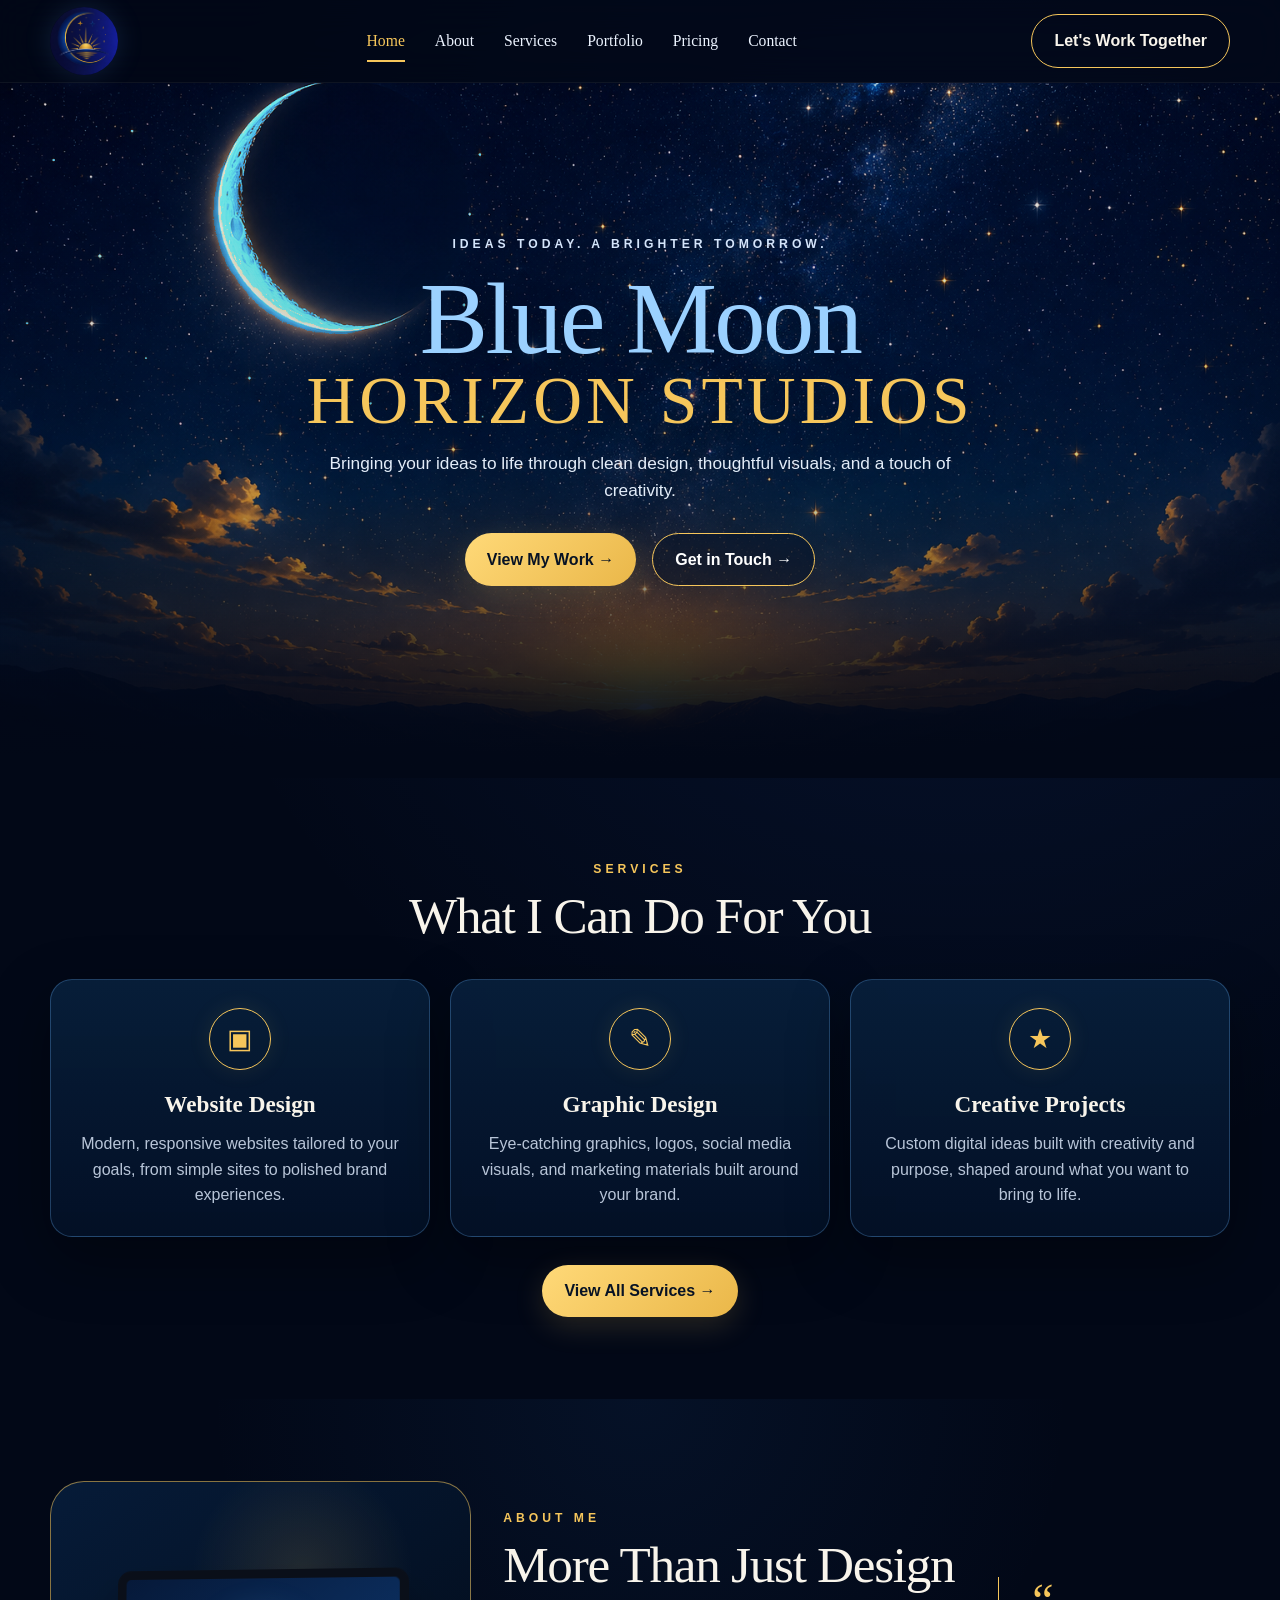
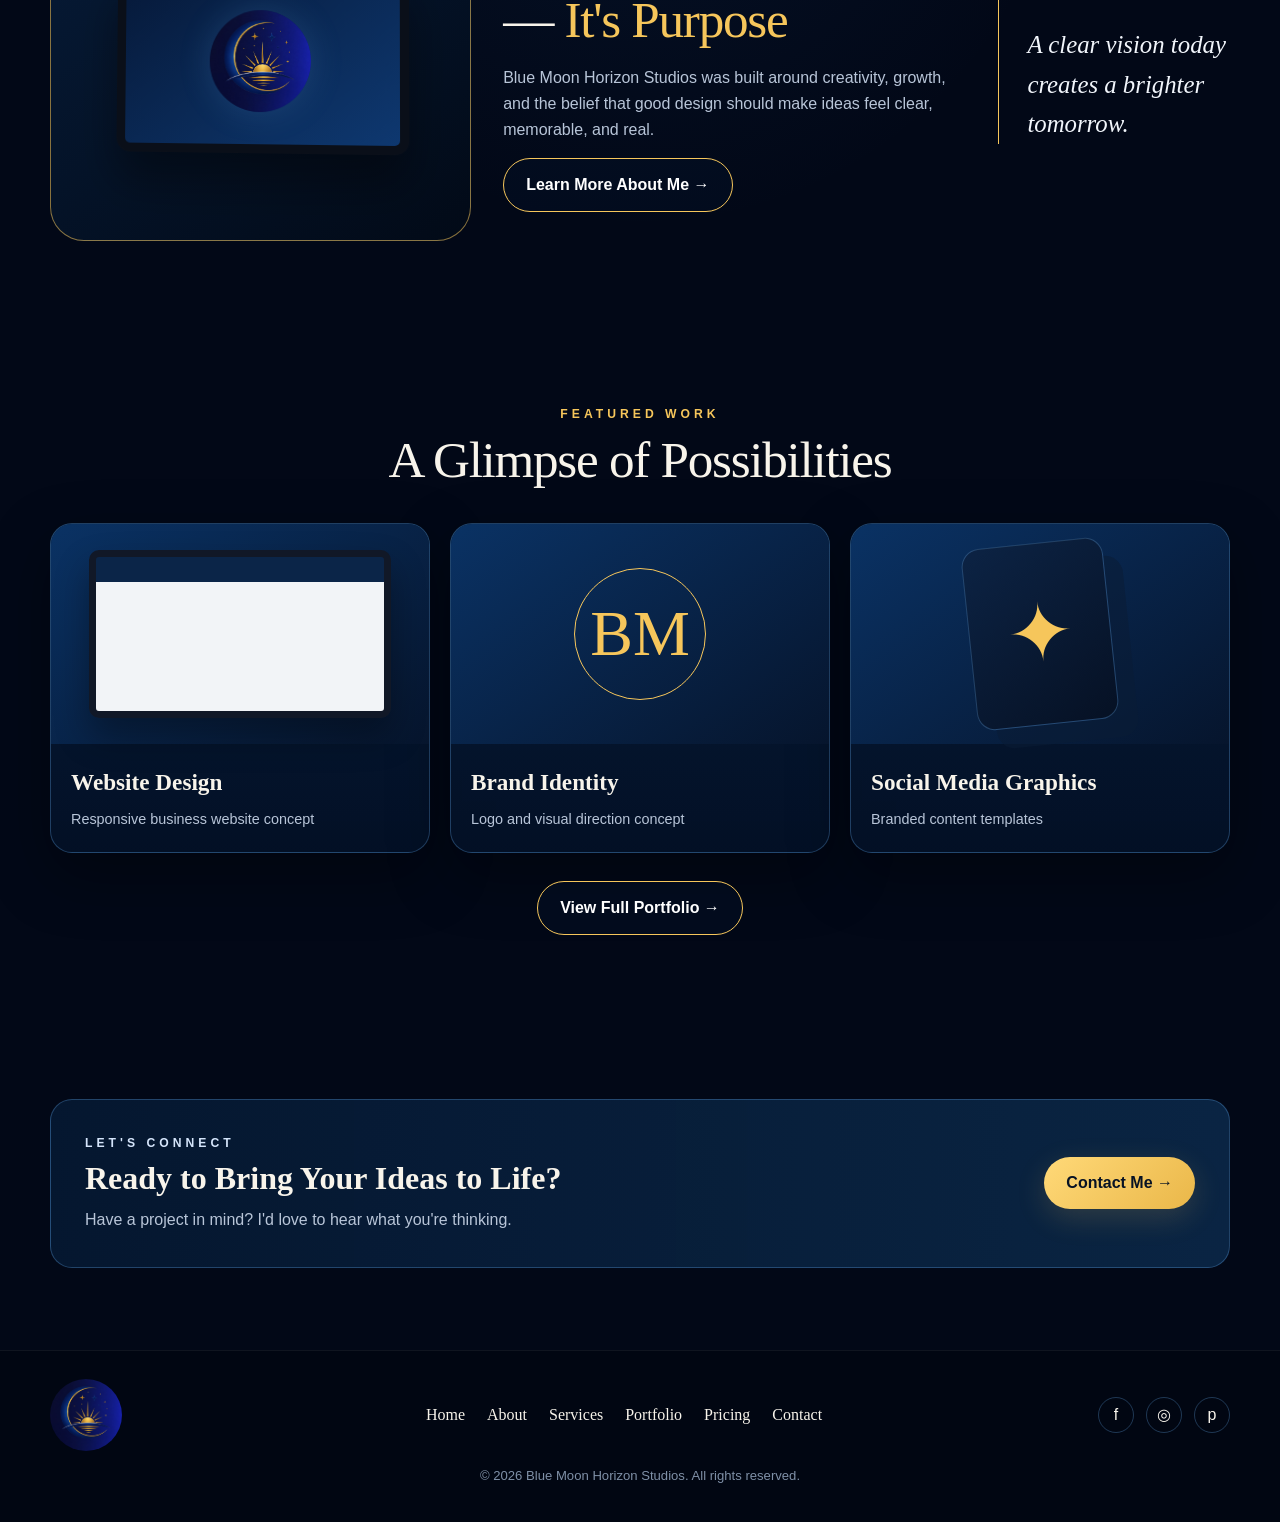
<file: index.html>
<!doctype html><html lang="en"><head><meta charset="utf-8"><meta name="viewport" content="width=device-width,initial-scale=1"><meta name="description" content="Blue Moon Horizon Studios — creative website design, graphic design and digital projects."><title>Blue Moon Horizon Studios</title><link rel="stylesheet" href="styles.css"></head><body><div class="site-shell">
<header class="site-header"><div class="container navbar"><a class="brand-mark" href="index.html" aria-label="Blue Moon Horizon Studios home"><img src="assets/logo.jpg" alt="Blue Moon Horizon Studios logo"></a><nav class="nav-links" aria-label="Main navigation"><a class="active" href="index.html">Home</a><a href="about.html">About</a><a href="services.html">Services</a><a href="portfolio.html">Portfolio</a><a href="pricing.html">Pricing</a><a href="contact.html">Contact</a></nav><a class="cta desktop-cta" href="contact.html">Let's Work Together</a><button class="menu-toggle" aria-expanded="false" aria-label="Open navigation">☰</button></div></header>
<main><section class="hero"><div class="container hero-inner"><div class="eyebrow">Ideas Today. A Brighter Tomorrow.</div><h1><span class="blue">Blue Moon</span><span class="gold">Horizon Studios</span></h1><p>Bringing your ideas to life through clean design, thoughtful visuals, and a touch of creativity.</p><div class="hero-actions"><a class="btn primary" href="portfolio.html">View My Work →</a><a class="btn outline" href="contact.html">Get in Touch →</a></div></div></section>
<section><div class="container"><div class="section-heading reveal"><div class="eyebrow">Services</div><h2 class="section-title">What I Can Do For You</h2></div><div class="cards"><article class="card service-card reveal"><div class="icon-circle">▣</div><h3>Website Design</h3><p>Modern, responsive websites tailored to your goals, from simple sites to polished brand experiences.</p></article><article class="card service-card reveal"><div class="icon-circle">✎</div><h3>Graphic Design</h3><p>Eye-catching graphics, logos, social media visuals, and marketing materials built around your brand.</p></article><article class="card service-card reveal"><div class="icon-circle">★</div><h3>Creative Projects</h3><p>Custom digital ideas built with creativity and purpose, shaped around what you want to bring to life.</p></article></div><div style="text-align:center;margin-top:28px"><a class="btn primary" href="services.html">View All Services →</a></div></div></section>
<section class="dark-section"><div class="container about-grid"><div class="visual-card reveal"><div class="fake-laptop"><img src="assets/logo.jpg" alt="Blue Moon Horizon Studios logo displayed on a laptop mockup"></div></div><div class="about-copy reveal"><div class="eyebrow">About Me</div><h2 class="section-title">More Than Just Design — <span style="color:var(--gold)">It's Purpose</span></h2><p>Blue Moon Horizon Studios was built around creativity, growth, and the belief that good design should make ideas feel clear, memorable, and real.</p><a class="btn outline" href="about.html">Learn More About Me →</a></div><aside class="quote-box reveal"><div class="quote-mark">“</div>A clear vision today creates a brighter tomorrow.</aside></div></section>
<section><div class="container"><div class="section-heading reveal"><div class="eyebrow">Featured Work</div><h2 class="section-title">A Glimpse of Possibilities</h2></div><div class="portfolio-grid"><article class="card work-card reveal"><div class="work-thumb website"></div><div class="work-info"><h3>Website Design</h3><span>Responsive business website concept</span></div></article><article class="card work-card reveal"><div class="work-thumb brand"></div><div class="work-info"><h3>Brand Identity</h3><span>Logo and visual direction concept</span></div></article><article class="card work-card reveal"><div class="work-thumb social"></div><div class="work-info"><h3>Social Media Graphics</h3><span>Branded content templates</span></div></article></div><div style="text-align:center;margin-top:28px"><a class="btn outline" href="portfolio.html">View Full Portfolio →</a></div></div></section>
<section><div class="container"><div class="cta-strip reveal"><div><div class="eyebrow">Let's Connect</div><h2>Ready to Bring Your Ideas to Life?</h2><p>Have a project in mind? I'd love to hear what you're thinking.</p></div><a class="btn primary" href="contact.html">Contact Me →</a></div></div></section></main>
<footer class="site-footer"><div class="container"><div class="footer-grid"><a class="footer-logo" href="index.html"><img src="assets/logo.jpg" alt="Blue Moon Horizon Studios logo"></a><div class="footer-links"><a href="index.html">Home</a><a href="about.html">About</a><a href="services.html">Services</a><a href="portfolio.html">Portfolio</a><a href="pricing.html">Pricing</a><a href="contact.html">Contact</a></div><div class="socials"><a href="#" aria-label="Facebook">f</a><a href="#" aria-label="Instagram">◎</a><a href="#" aria-label="Pinterest">p</a></div></div><div class="copyright">© <span data-year></span> Blue Moon Horizon Studios. All rights reserved.</div></div></footer></div><script src="script.js"></script></body></html>
</file>
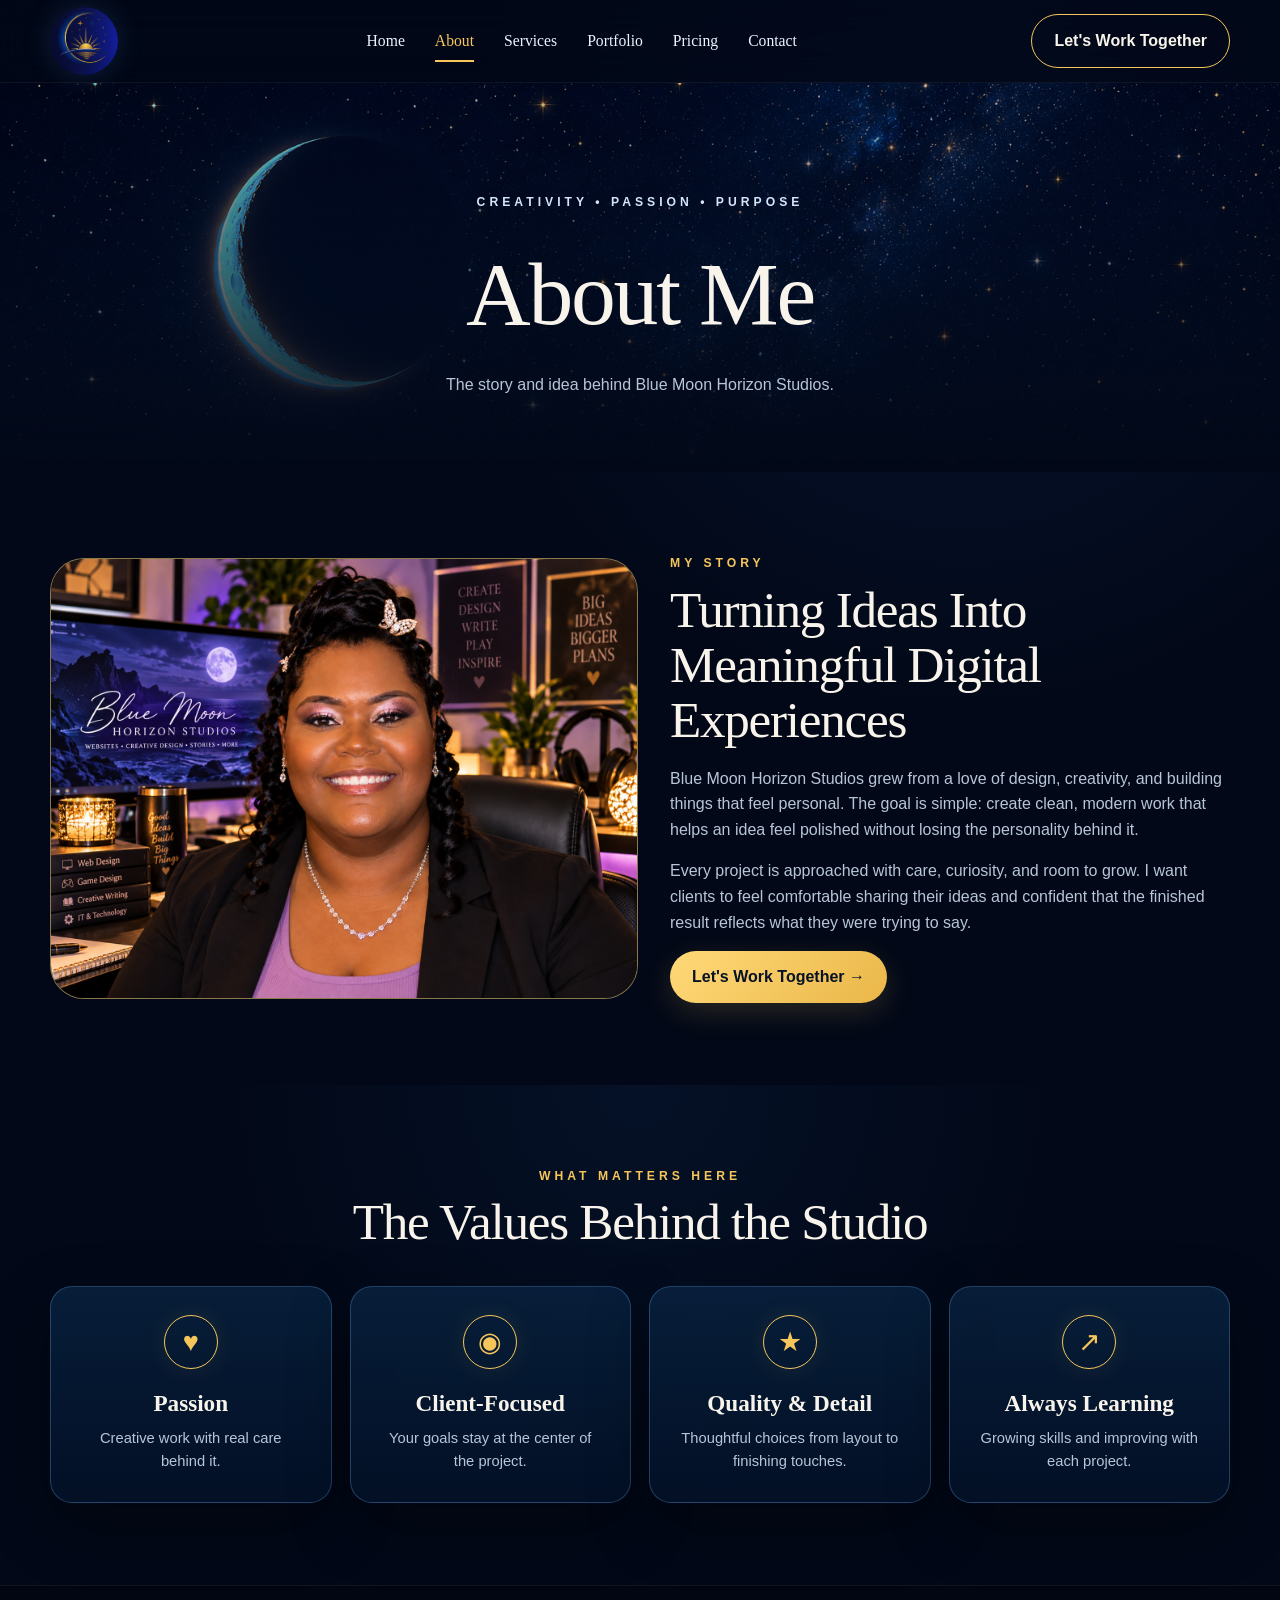
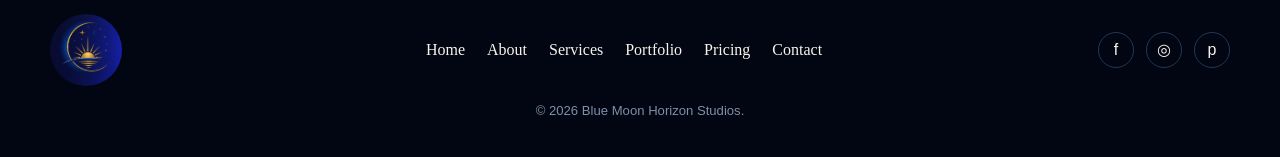
<file: about.html>
<!doctype html>
<html lang="en">

<head>
  <meta charset="utf-8">

  <meta
    name="viewport"
    content="width=device-width, initial-scale=1"
  >

  <title>
    About | Blue Moon Horizon Studios
  </title>

  <link
    rel="stylesheet"
    href="styles.css"
  >
</head>


<body>

  <div class="site-shell">


    <!-- =========================
         HEADER
    ========================== -->

    <header class="site-header">

      <div class="container navbar">


        <!-- LOGO -->
        <a
          class="brand-mark"
          href="index.html"
        >
          <img
            src="assets/logo.jpg"
            alt="Blue Moon Horizon Studios logo"
          >
        </a>


        <!-- NAVIGATION -->
        <nav class="nav-links">

          <a href="index.html">
            Home
          </a>

          <a
            class="active"
            href="about.html"
          >
            About
          </a>

          <a href="services.html">
            Services
          </a>

          <a href="portfolio.html">
            Portfolio
          </a>

          <a href="pricing.html">
            Pricing
          </a>

          <a href="contact.html">
            Contact
          </a>

        </nav>


        <!-- CALL TO ACTION -->
        <a
          class="cta desktop-cta"
          href="contact.html"
        >
          Let's Work Together
        </a>


        <!-- MOBILE MENU BUTTON -->
        <button
          class="menu-toggle"
          aria-expanded="false"
        >
          ☰
        </button>


      </div>

    </header>



    <!-- =========================
         MAIN CONTENT
    ========================== -->

    <main>


      <!-- =========================
           PAGE HERO
      ========================== -->

      <section class="page-hero">

        <div class="container">

          <div class="eyebrow">
            Creativity • Passion • Purpose
          </div>

          <h1>
            About Me
          </h1>

          <p>
            The story and idea behind
            Blue Moon Horizon Studios.
          </p>

        </div>

      </section>



      <!-- =========================
           ABOUT SECTION
      ========================== -->

      <section>

        <div
          class="container about-grid"
          style="grid-template-columns: 1.05fr 1fr;"
        >


          <!-- PROFILE IMAGE -->
          <div class="visual-card profile-card reveal">

            <img
              class="profile-photo"
              src="assets/lenia-profile.png"
              alt="Portrait of the founder of Blue Moon Horizon Studios"
            >

          </div>



          <!-- ABOUT COPY -->
          <div class="about-copy reveal">

            <div class="eyebrow">
              My Story
            </div>


            <h2 class="section-title">
              Turning Ideas Into Meaningful
              Digital Experiences
            </h2>


            <p>
              Blue Moon Horizon Studios grew from a love of design,
              creativity, and building things that feel personal.

              The goal is simple: create clean, modern work that helps
              an idea feel polished without losing the personality
              behind it.
            </p>


            <p>
              Every project is approached with care, curiosity,
              and room to grow.

              I want clients to feel comfortable sharing their ideas
              and confident that the finished result reflects what
              they were trying to say.
            </p>


            <a
              class="btn primary"
              href="contact.html"
            >
              Let's Work Together →
            </a>

          </div>


        </div>

      </section>



      <!-- =========================
           VALUES SECTION
      ========================== -->

      <section class="dark-section">

        <div class="container">


          <!-- SECTION HEADING -->
          <div class="section-heading">

            <div class="eyebrow">
              What Matters Here
            </div>

            <h2 class="section-title">
              The Values Behind the Studio
            </h2>

          </div>



          <!-- VALUES GRID -->
          <div class="values-grid">


            <!-- PASSION -->
            <article class="card value reveal">

              <div class="icon-circle">
                ♥
              </div>

              <h3>
                Passion
              </h3>

              <p>
                Creative work with real care behind it.
              </p>

            </article>



            <!-- CLIENT FOCUSED -->
            <article class="card value reveal">

              <div class="icon-circle">
                ◉
              </div>

              <h3>
                Client-Focused
              </h3>

              <p>
                Your goals stay at the center of the project.
              </p>

            </article>



            <!-- QUALITY -->
            <article class="card value reveal">

              <div class="icon-circle">
                ★
              </div>

              <h3>
                Quality & Detail
              </h3>

              <p>
                Thoughtful choices from layout
                to finishing touches.
              </p>

            </article>



            <!-- LEARNING -->
            <article class="card value reveal">

              <div class="icon-circle">
                ↗
              </div>

              <h3>
                Always Learning
              </h3>

              <p>
                Growing skills and improving
                with each project.
              </p>

            </article>


          </div>

        </div>

      </section>


    </main>



    <!-- =========================
         FOOTER
    ========================== -->

    <footer class="site-footer">

      <div class="container">


        <div class="footer-grid">


          <!-- FOOTER LOGO -->
          <a
            class="footer-logo"
            href="index.html"
          >
            <img
              src="assets/logo.jpg"
              alt="Logo"
            >
          </a>



          <!-- FOOTER LINKS -->
          <div class="footer-links">

            <a href="index.html">
              Home
            </a>

            <a href="about.html">
              About
            </a>

            <a href="services.html">
              Services
            </a>

            <a href="portfolio.html">
              Portfolio
            </a>

            <a href="pricing.html">
              Pricing
            </a>

            <a href="contact.html">
              Contact
            </a>

          </div>



          <!-- SOCIAL LINKS -->
          <div class="socials">

            <a href="#">
              f
            </a>

            <a href="#">
              ◎
            </a>

            <a href="#">
              p
            </a>

          </div>


        </div>



        <!-- COPYRIGHT -->
        <div class="copyright">

          ©
          <span data-year></span>
          Blue Moon Horizon Studios.

        </div>


      </div>

    </footer>


  </div>


  <!-- JAVASCRIPT -->
  <script src="script.js"></script>


</body>

</html>
</file>
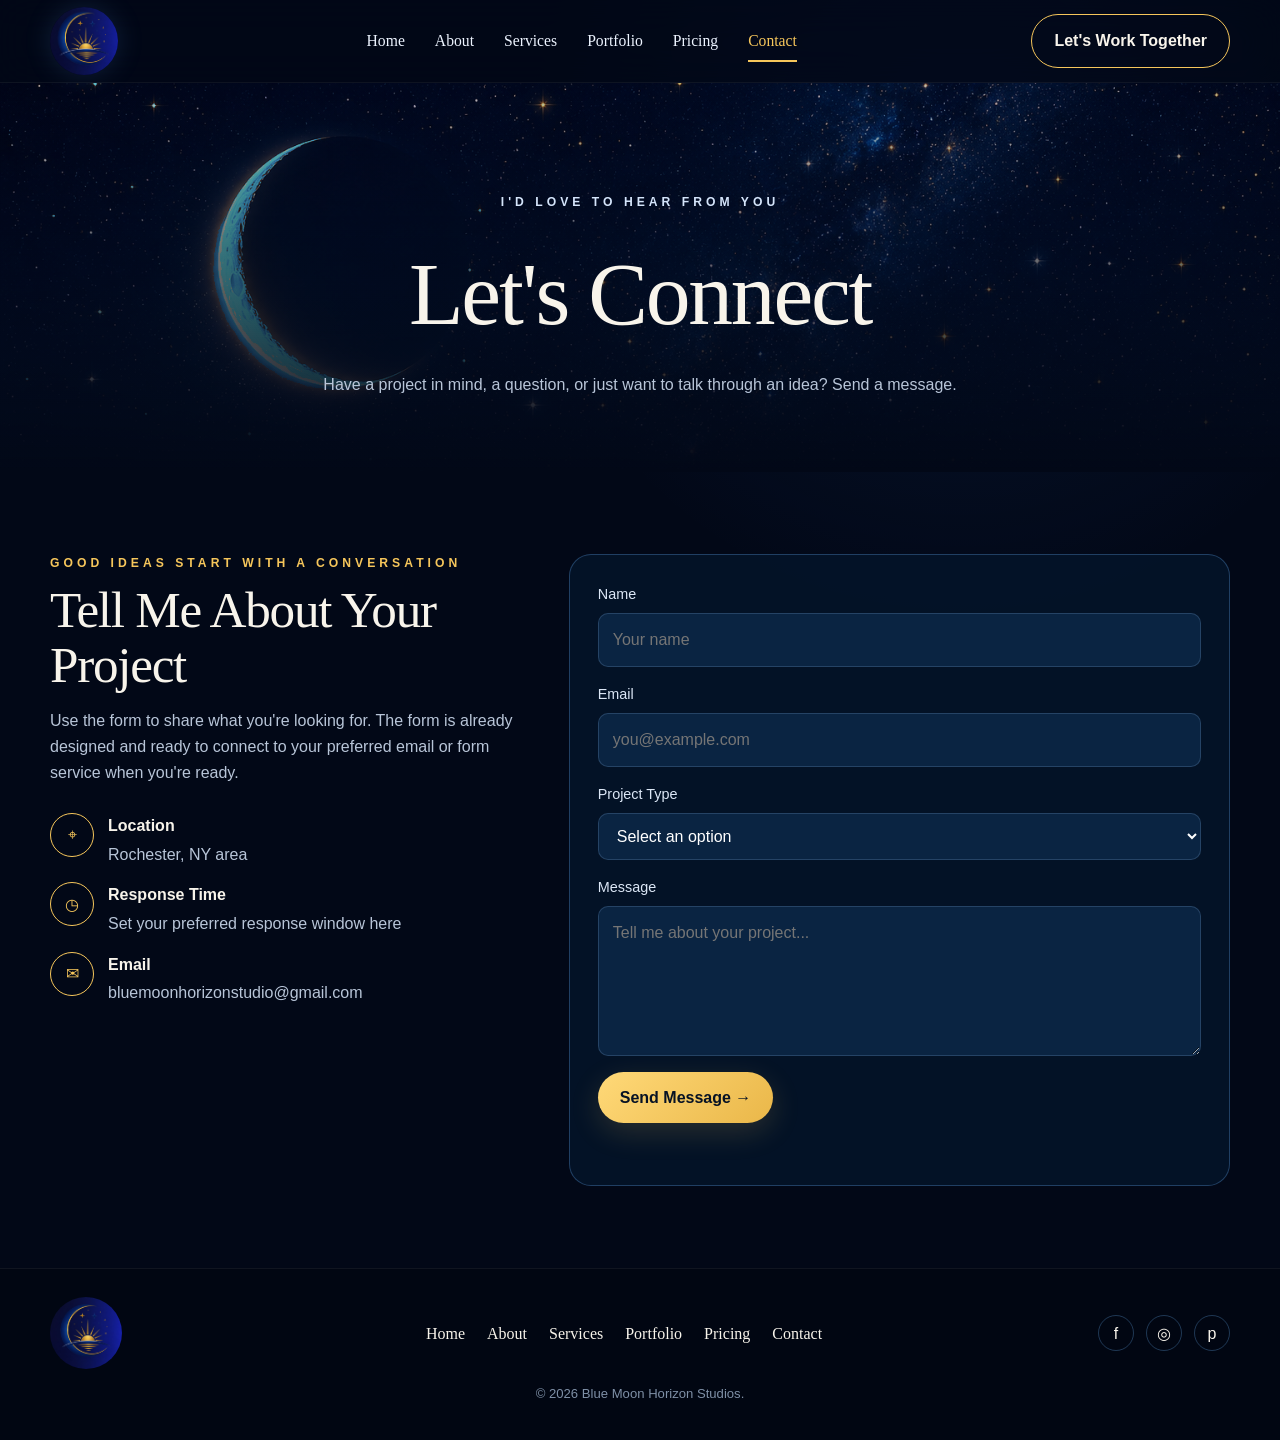
<file: contact.html>
<!doctype html>

<html lang="en">

<head>
  <meta charset="utf-8">

  <meta
    name="viewport"
    content="width=device-width,initial-scale=1"
  >

  <title>
    Contact | Blue Moon Horizon Studios
  </title>

  <link
    rel="stylesheet"
    href="styles.css"
  >
</head>


<body>

  <div class="site-shell">


    <header class="site-header">

      <div class="container navbar">


        <a
          class="brand-mark"
          href="index.html"
        >
          <img
            src="assets/logo.jpg"
            alt="Blue Moon Horizon Studios logo"
          >
        </a>


        <nav class="nav-links">

          <a href="index.html">
            Home
          </a>

          <a href="about.html">
            About
          </a>

          <a href="services.html">
            Services
          </a>

          <a href="portfolio.html">
            Portfolio
          </a>

          <a href="pricing.html">
            Pricing
          </a>

          <a
            class="active"
            href="contact.html"
          >
            Contact
          </a>

        </nav>


        <a
          class="cta desktop-cta"
          href="contact.html"
        >
          Let's Work Together
        </a>


        <button
          class="menu-toggle"
          aria-expanded="false"
        >
          ☰
        </button>


      </div>

    </header>



    <main>


      <section class="page-hero">

        <div class="container">

          <div class="eyebrow">
            I'd Love to Hear From You
          </div>

          <h1>
            Let's Connect
          </h1>

          <p>
            Have a project in mind, a question,
            or just want to talk through an idea?
            Send a message.
          </p>

        </div>

      </section>



      <section>

        <div class="container contact-grid">


          <!-- LEFT SIDE -->

          <div class="reveal">


            <div
              class="eyebrow"
              style="color:var(--gold)"
            >
              Good Ideas Start With a Conversation
            </div>


            <h2 class="section-title">
              Tell Me About Your Project
            </h2>


            <p style="color:var(--muted)">
              Use the form to share what you're looking for.
              The form is already designed and ready to connect
              to your preferred email or form service when you're ready.
            </p>



            <div class="contact-list">



              <div class="contact-item">

                <div class="contact-icon">
                  ⌖
                </div>

                <div>

                  <h4>
                    Location
                  </h4>

                  <p>
                    Rochester, NY area
                  </p>

                </div>

              </div>



              <div class="contact-item">

                <div class="contact-icon">
                  ◷
                </div>

                <div>

                  <h4>
                    Response Time
                  </h4>

                  <p>
                    Set your preferred response window here
                  </p>

                </div>

              </div>


              <div class="contact-item">

                <div class="contact-icon">
                  ✉
                </div>

                <div>

                  <h4>
                    Email
                  </h4>

                  <p>
                    <a href="mailto:bluemoonhorizonstudio@gmail.com">bluemoonhorizonstudio@gmail.com</a>
                  </p>

                </div>

              </div>

            </div>

          </div>



          <!-- CONTACT FORM -->

          <form
            class="form-card reveal"
            id="contactForm"
            action="https://formspree.io/f/xgaowdka"
            method="POST"
          >


            <div class="field">

              <label for="name">
                Name
              </label>

              <input
                id="name"
                name="name"
                required
                placeholder="Your name"
              >

            </div>



            <div class="field">

              <label for="email">
                Email
              </label>

              <input
                id="email"
                name="email"
                type="email"
                required
                placeholder="you@example.com"
              >

            </div>



            <div class="field">

              <label for="type">
                Project Type
              </label>

              <select
                id="type"
                name="type"
              >

                <option value="">
                  Select an option
                </option>

                <option>
                  Website Design
                </option>

                <option>
                  Graphic Design
                </option>

                <option>
                  Brand Identity
                </option>

                <option>
                  Creative Project
                </option>

              </select>

            </div>



            <div class="field">

              <label for="message">
                Message
              </label>

              <textarea
                id="message"
                name="message"
                required
                placeholder="Tell me about your project..."
              ></textarea>

            </div>



            <button
              class="btn primary"
              type="submit"
            >
              Send Message →
            </button>


            <div
              class="form-status"
              aria-live="polite"
            ></div>


          </form>


        </div>

      </section>


    </main>



    <footer class="site-footer">

      <div class="container">


        <div class="footer-grid">


          <a
            class="footer-logo"
            href="index.html"
          >
            <img
              src="assets/logo.jpg"
              alt="Logo"
            >
          </a>



          <div class="footer-links">

            <a href="index.html">
              Home
            </a>

            <a href="about.html">
              About
            </a>

            <a href="services.html">
              Services
            </a>

            <a href="portfolio.html">
              Portfolio
            </a>

            <a href="pricing.html">
              Pricing
            </a>

            <a href="contact.html">
              Contact
            </a>

          </div>



          <div class="socials">

            <a href="#">
              f
            </a>

            <a href="#">
              ◎
            </a>

            <a href="#">
              p
            </a>

          </div>


        </div>



        <div class="copyright">

          ©
          <span data-year></span>
          Blue Moon Horizon Studios.

        </div>


      </div>

    </footer>


  </div>


  <script src="script.js"></script>


</body>

</html>
</file>
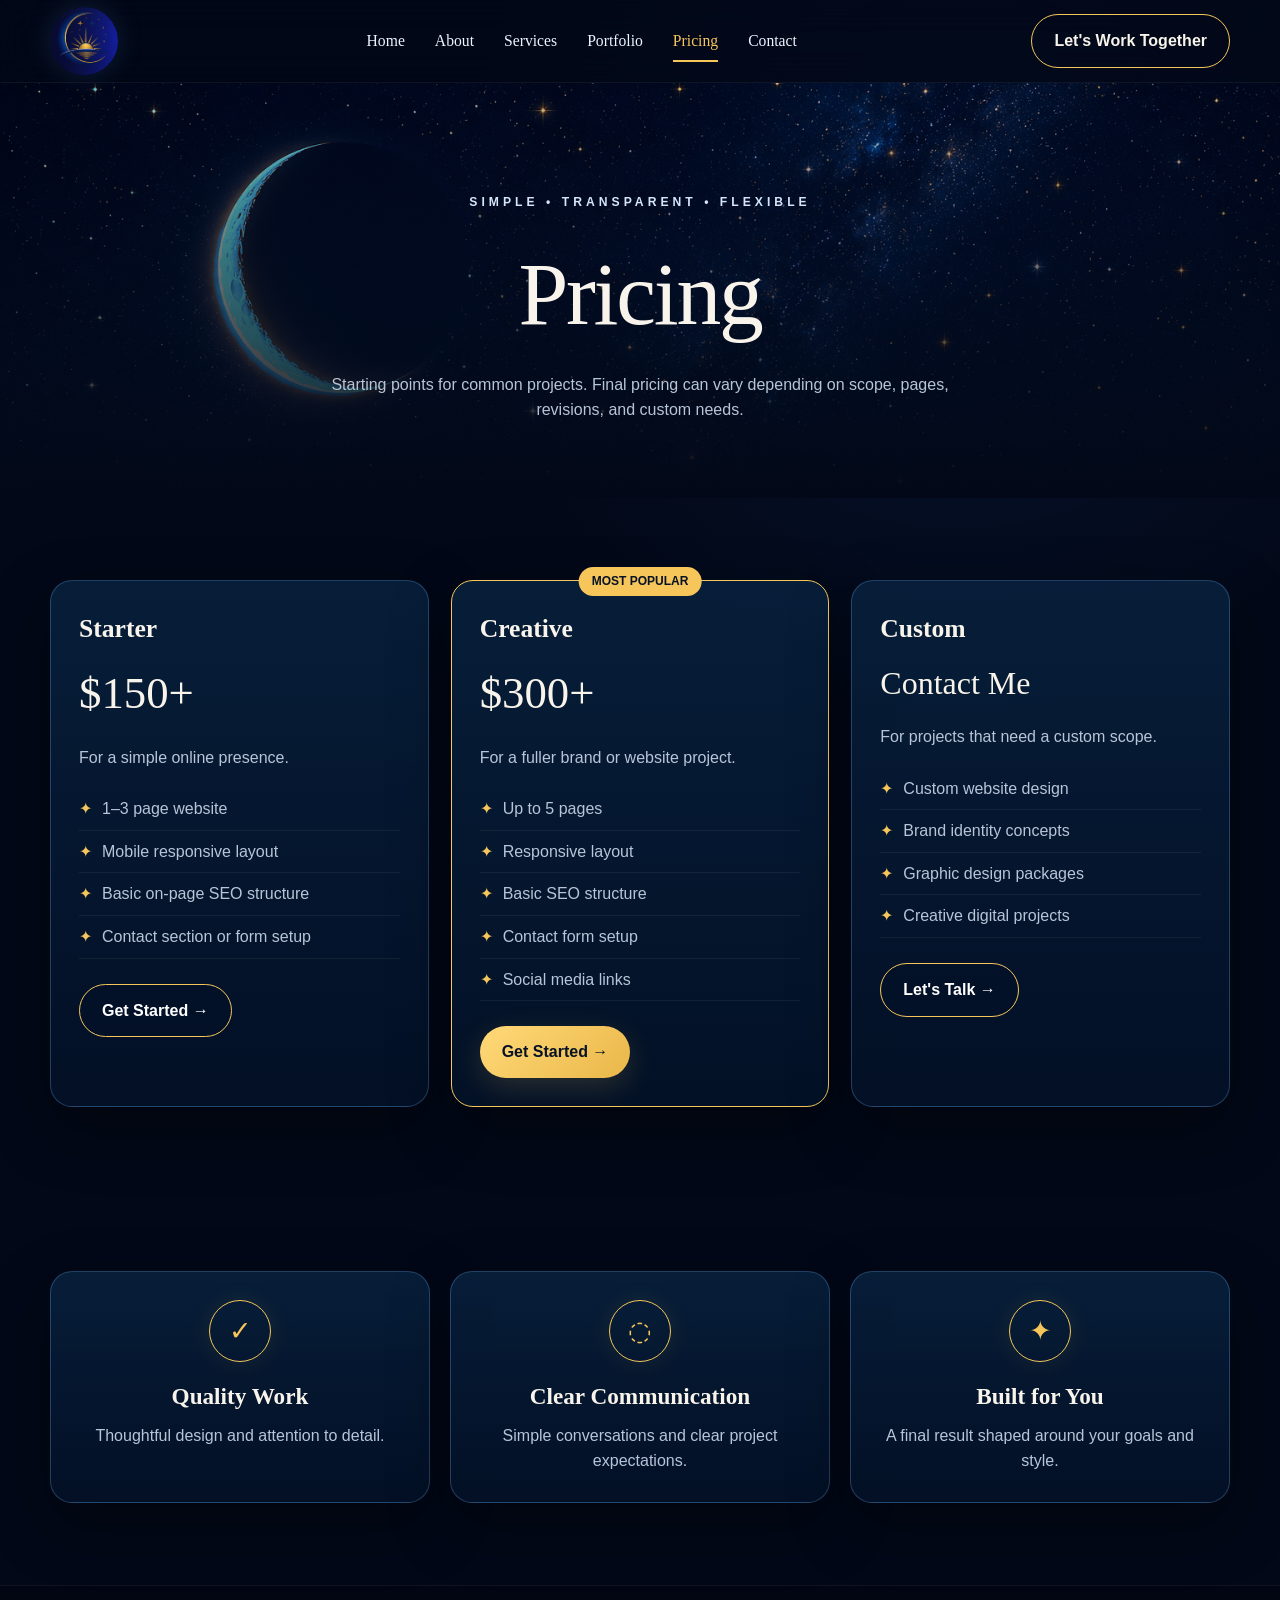
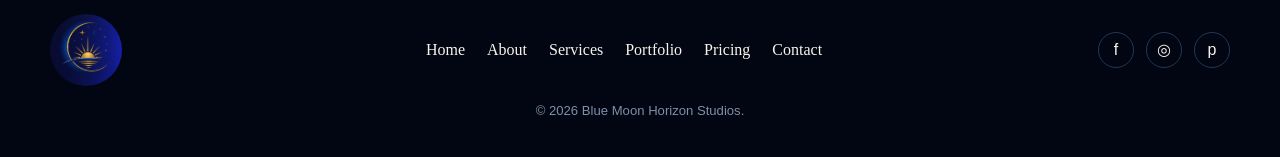
<file: pricing.html>
<!doctype html><html lang="en"><head><meta charset="utf-8"><meta name="viewport" content="width=device-width,initial-scale=1"><title>Pricing | Blue Moon Horizon Studios</title><link rel="stylesheet" href="styles.css"></head><body><div class="site-shell"><header class="site-header"><div class="container navbar"><a class="brand-mark" href="index.html"><img src="assets/logo.jpg" alt="Blue Moon Horizon Studios logo"></a><nav class="nav-links"><a href="index.html">Home</a><a href="about.html">About</a><a href="services.html">Services</a><a href="portfolio.html">Portfolio</a><a class="active" href="pricing.html">Pricing</a><a href="contact.html">Contact</a></nav><a class="cta desktop-cta" href="contact.html">Let's Work Together</a><button class="menu-toggle" aria-expanded="false">☰</button></div></header><main>
<section class="page-hero"><div class="container"><div class="eyebrow">Simple • Transparent • Flexible</div><h1>Pricing</h1><p>Starting points for common projects. Final pricing can vary depending on scope, pages, revisions, and custom needs.</p></div></section>
<section><div class="container pricing-grid"><article class="card price-card reveal"><h3>Starter</h3><div class="price">$150+</div><p>For a simple online presence.</p><ul><li>1–3 page website</li><li>Mobile responsive layout</li><li>Basic on-page SEO structure</li><li>Contact section or form setup</li></ul><a class="btn outline" href="contact.html">Get Started →</a></article><article class="card price-card featured reveal"><div class="badge">MOST POPULAR</div><h3>Creative</h3><div class="price">$300+</div><p>For a fuller brand or website project.</p><ul><li>Up to 5 pages</li><li>Responsive layout</li><li>Basic SEO structure</li><li>Contact form setup</li><li>Social media links</li></ul><a class="btn primary" href="contact.html">Get Started →</a></article><article class="card price-card reveal"><h3>Custom</h3><div class="price" style="font-size:2rem">Contact Me</div><p>For projects that need a custom scope.</p><ul><li>Custom website design</li><li>Brand identity concepts</li><li>Graphic design packages</li><li>Creative digital projects</li></ul><a class="btn outline" href="contact.html">Let's Talk →</a></article></div></section>
<section><div class="container"><div class="cards"><article class="card service-card"><div class="icon-circle">✓</div><h3>Quality Work</h3><p>Thoughtful design and attention to detail.</p></article><article class="card service-card"><div class="icon-circle">◌</div><h3>Clear Communication</h3><p>Simple conversations and clear project expectations.</p></article><article class="card service-card"><div class="icon-circle">✦</div><h3>Built for You</h3><p>A final result shaped around your goals and style.</p></article></div></div></section></main>
<footer class="site-footer"><div class="container"><div class="footer-grid"><a class="footer-logo" href="index.html"><img src="assets/logo.jpg" alt="Logo"></a><div class="footer-links"><a href="index.html">Home</a><a href="about.html">About</a><a href="services.html">Services</a><a href="portfolio.html">Portfolio</a><a href="pricing.html">Pricing</a><a href="contact.html">Contact</a></div><div class="socials"><a href="#">f</a><a href="#">◎</a><a href="#">p</a></div></div><div class="copyright">© <span data-year></span> Blue Moon Horizon Studios.</div></div></footer></div><script src="script.js"></script></body></html>
</file>
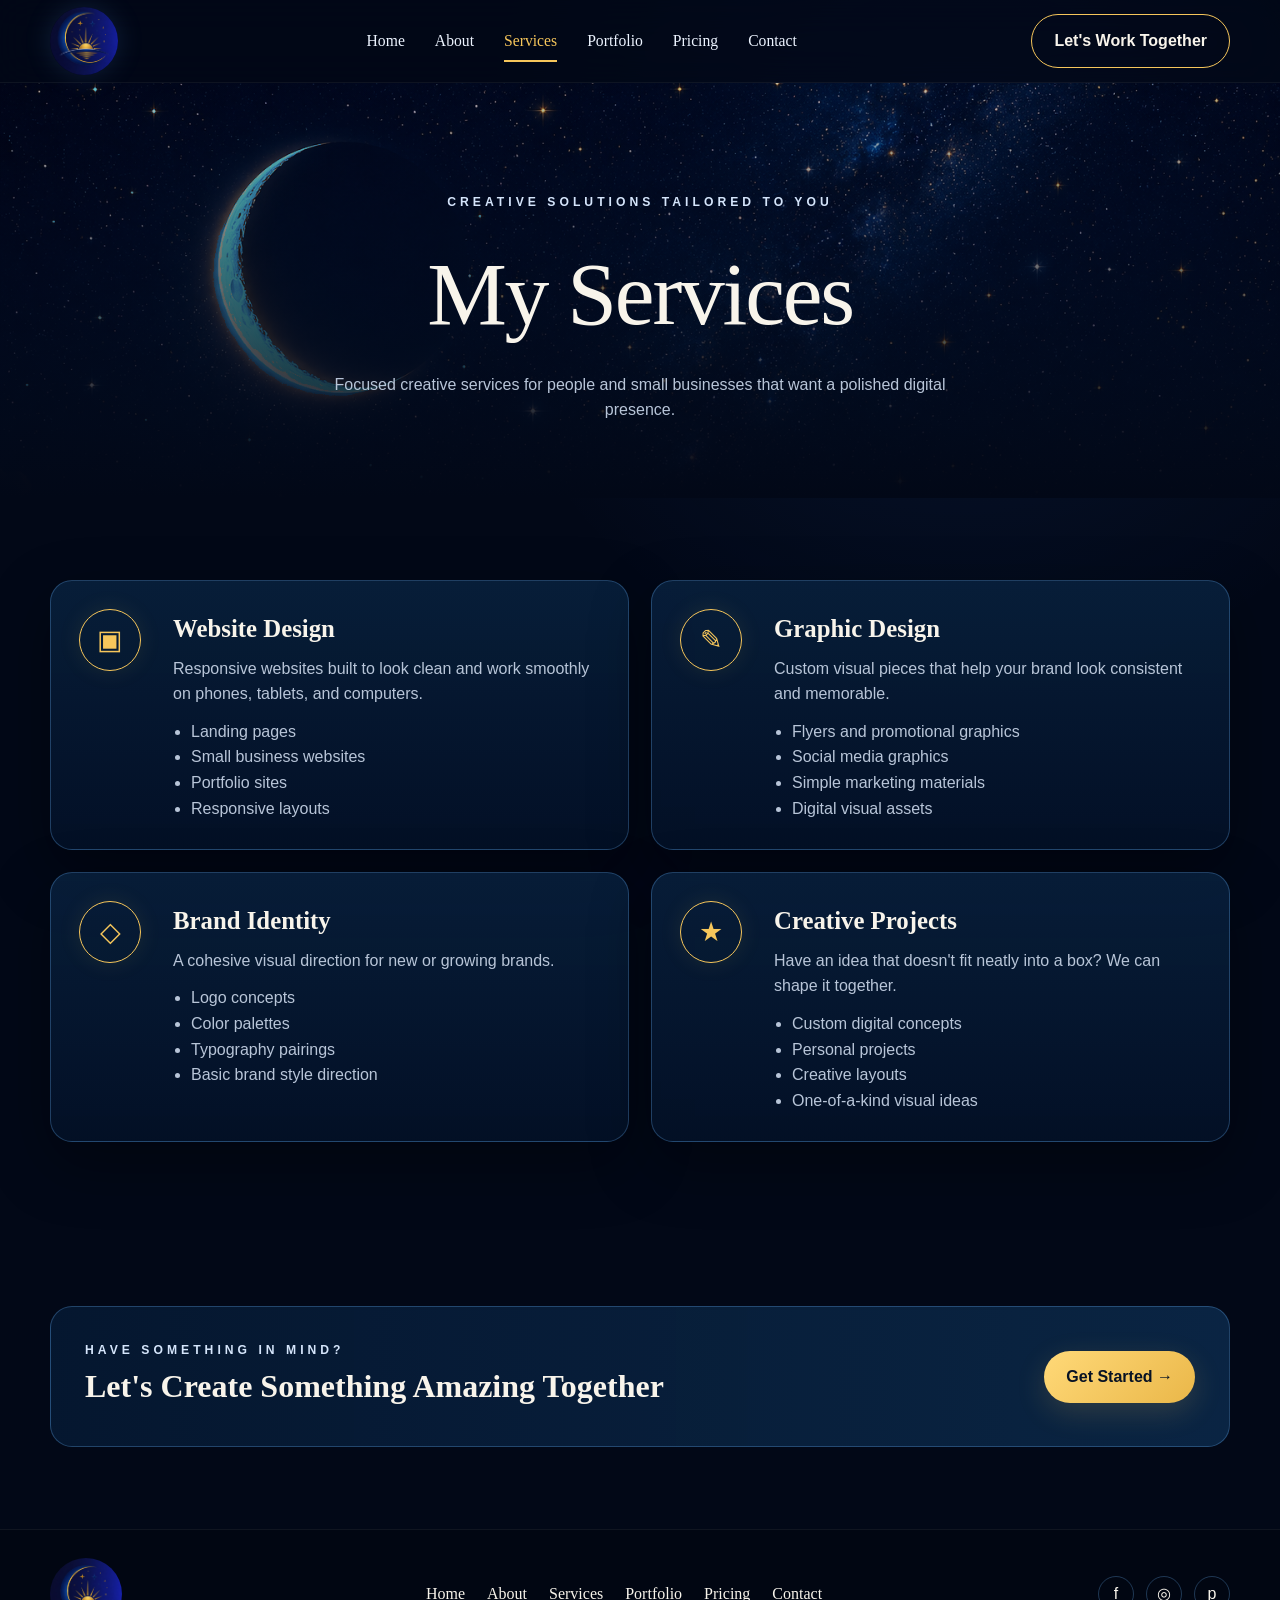
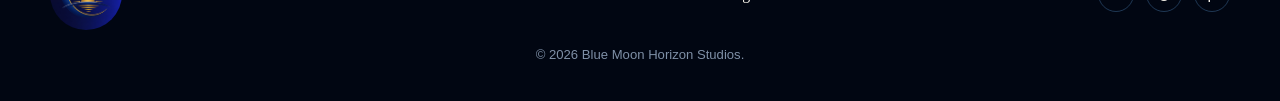
<file: services.html>
<!doctype html><html lang="en"><head><meta charset="utf-8"><meta name="viewport" content="width=device-width,initial-scale=1"><title>Services | Blue Moon Horizon Studios</title><link rel="stylesheet" href="styles.css"></head><body><div class="site-shell"><header class="site-header"><div class="container navbar"><a class="brand-mark" href="index.html"><img src="assets/logo.jpg" alt="Blue Moon Horizon Studios logo"></a><nav class="nav-links"><a href="index.html">Home</a><a href="about.html">About</a><a class="active" href="services.html">Services</a><a href="portfolio.html">Portfolio</a><a href="pricing.html">Pricing</a><a href="contact.html">Contact</a></nav><a class="cta desktop-cta" href="contact.html">Let's Work Together</a><button class="menu-toggle" aria-expanded="false">☰</button></div></header><main>
<section class="page-hero"><div class="container"><div class="eyebrow">Creative Solutions Tailored to You</div><h1>My Services</h1><p>Focused creative services for people and small businesses that want a polished digital presence.</p></div></section>
<section><div class="container service-grid"><article class="card service-detail reveal"><div class="icon-circle">▣</div><div><h3>Website Design</h3><p>Responsive websites built to look clean and work smoothly on phones, tablets, and computers.</p><ul><li>Landing pages</li><li>Small business websites</li><li>Portfolio sites</li><li>Responsive layouts</li></ul></div></article><article class="card service-detail reveal"><div class="icon-circle">✎</div><div><h3>Graphic Design</h3><p>Custom visual pieces that help your brand look consistent and memorable.</p><ul><li>Flyers and promotional graphics</li><li>Social media graphics</li><li>Simple marketing materials</li><li>Digital visual assets</li></ul></div></article><article class="card service-detail reveal"><div class="icon-circle">◇</div><div><h3>Brand Identity</h3><p>A cohesive visual direction for new or growing brands.</p><ul><li>Logo concepts</li><li>Color palettes</li><li>Typography pairings</li><li>Basic brand style direction</li></ul></div></article><article class="card service-detail reveal"><div class="icon-circle">★</div><div><h3>Creative Projects</h3><p>Have an idea that doesn't fit neatly into a box? We can shape it together.</p><ul><li>Custom digital concepts</li><li>Personal projects</li><li>Creative layouts</li><li>One-of-a-kind visual ideas</li></ul></div></article></div></section>
<section><div class="container"><div class="cta-strip"><div><div class="eyebrow">Have Something in Mind?</div><h2>Let's Create Something Amazing Together</h2></div><a class="btn primary" href="contact.html">Get Started →</a></div></div></section></main>
<footer class="site-footer"><div class="container"><div class="footer-grid"><a class="footer-logo" href="index.html"><img src="assets/logo.jpg" alt="Logo"></a><div class="footer-links"><a href="index.html">Home</a><a href="about.html">About</a><a href="services.html">Services</a><a href="portfolio.html">Portfolio</a><a href="pricing.html">Pricing</a><a href="contact.html">Contact</a></div><div class="socials"><a href="#">f</a><a href="#">◎</a><a href="#">p</a></div></div><div class="copyright">© <span data-year></span> Blue Moon Horizon Studios.</div></div></footer></div><script src="script.js"></script></body></html>
</file>
<file: styles.css>
:root {
  --navy-950:#020817;
  --navy-900:#031127;
  --navy-850:#061a35;
  --navy-800:#08213e;
  --blue:#6eb8ff;
  --blue-2:#9bd1ff;
  --gold:#f6c65b;
  --gold-2:#dca53d;
  --cream:#f8f4eb;
  --muted:#b8c5d8;
  --line:rgba(110,184,255,.28);
  --panel:rgba(4,20,42,.78);
  --panel-2:rgba(7,29,57,.7);
  --shadow:0 22px 60px rgba(0,0,0,.35);
  --radius:22px;
}
*{box-sizing:border-box}
html{scroll-behavior:smooth}
body{margin:0;background:var(--navy-950);color:var(--cream);font-family:Inter,Segoe UI,Arial,sans-serif;line-height:1.6;overflow-x:hidden}
a{color:inherit;text-decoration:none}
img{max-width:100%;display:block}
button,input,textarea,select{font:inherit}
.site-shell{min-height:100vh;background:
  radial-gradient(circle at 75% 12%,rgba(47,118,255,.11),transparent 28%),
  linear-gradient(180deg,rgba(2,8,23,.18),var(--navy-950) 86%)}
.container{width:min(1180px,calc(100% - 36px));margin-inline:auto}
.site-header{position:sticky;top:0;z-index:1000;background:rgba(2,8,23,.73);backdrop-filter:blur(18px);border-bottom:1px solid rgba(255,255,255,.05)}
.navbar{height:82px;display:grid;grid-template-columns:82px 1fr auto;align-items:center;gap:24px}
.brand-mark{width:68px;height:68px;border-radius:50%;overflow:hidden;box-shadow:0 0 28px rgba(110,184,255,.15)}
.brand-mark img{width:100%;height:100%;object-fit:cover;transform:scale(1.08)}
.nav-links{display:flex;justify-content:center;gap:30px;font-family:Georgia,'Times New Roman',serif;font-size:.98rem}
.nav-links a{position:relative;padding:8px 0;color:#edf4ff}
.nav-links a::after{content:"";position:absolute;left:50%;right:50%;bottom:0;height:2px;background:var(--gold);transition:.25s}
.nav-links a:hover::after,.nav-links a.active::after{left:0;right:0}
.nav-links a.active{color:var(--gold)}
.cta,.btn{display:inline-flex;align-items:center;justify-content:center;gap:10px;border-radius:999px;border:1px solid var(--gold);padding:13px 22px;font-weight:700;transition:.25s;cursor:pointer}
.cta:hover,.btn.outline:hover{background:rgba(246,198,91,.12);transform:translateY(-2px)}
.btn.primary{background:linear-gradient(135deg,#ffd978,#eab749);color:#071224;border:none;box-shadow:0 9px 30px rgba(246,198,91,.16)}
.btn.primary:hover{transform:translateY(-2px);box-shadow:0 14px 32px rgba(246,198,91,.22)}
.btn.outline{background:rgba(3,17,39,.45);color:#fff}
.menu-toggle{display:none;background:none;border:1px solid var(--line);border-radius:12px;color:white;padding:10px 12px}
.hero{position:relative;min-height:650px;display:flex;align-items:center;background:
 linear-gradient(180deg,rgba(2,8,23,.08),rgba(2,8,23,.22) 60%,#020817 100%),
 url('assets/background-blue-moon.png') center bottom/cover no-repeat;overflow:hidden}
.hero::after{content:"";position:absolute;inset:auto 0 0;height:170px;background:linear-gradient(transparent,var(--navy-950));pointer-events:none}
.hero-inner{position:relative;z-index:2;text-align:center;padding:70px 0 110px}
.eyebrow{letter-spacing:.33em;text-transform:uppercase;font-size:.76rem;color:#d5e5fb;font-weight:700}
.hero h1,.page-hero h1,.section-title{font-family:Georgia,'Times New Roman',serif;font-weight:500;letter-spacing:-.025em}
.hero h1{font-size:clamp(3.5rem,8vw,7.2rem);line-height:.83;margin:22px 0 20px;text-shadow:0 8px 35px rgba(0,0,0,.28)}
.hero h1 .blue{color:var(--blue-2);display:block}.hero h1 .gold{color:var(--gold);font-size:.66em;text-transform:uppercase;letter-spacing:.06em;display:block;margin-top:12px}
.hero p{max-width:650px;margin:0 auto 28px;color:#e3edf9;font-size:1.08rem}
.hero-actions{display:flex;justify-content:center;gap:16px;flex-wrap:wrap}
section{padding:82px 0}
.section-heading{text-align:center;margin-bottom:36px}.section-heading .eyebrow{color:var(--gold)}
.section-title{font-size:clamp(2.1rem,4vw,3.35rem);line-height:1.08;margin:8px 0 10px}
.section-subtitle{max-width:700px;margin:0 auto;color:var(--muted)}
.cards{display:grid;grid-template-columns:repeat(3,1fr);gap:20px}
.card{background:linear-gradient(180deg,rgba(8,33,62,.86),rgba(3,17,39,.92));border:1px solid var(--line);border-radius:var(--radius);padding:28px;box-shadow:var(--shadow);transition:.28s}
.card:hover{transform:translateY(-5px);border-color:rgba(246,198,91,.5)}
.icon-circle{width:62px;height:62px;border-radius:50%;display:grid;place-items:center;margin:0 auto 16px;border:1px solid var(--gold);color:var(--gold);font-size:1.7rem;box-shadow:0 0 24px rgba(246,198,91,.09)}
.card h3{font-family:Georgia,'Times New Roman',serif;font-size:1.45rem;margin:0 0 8px}.card p{color:var(--muted);margin:0}
.service-card{text-align:center}
.dark-section{background:radial-gradient(circle at 50% 0,rgba(32,94,170,.11),transparent 52%)}
.about-grid{display:grid;grid-template-columns:1fr 1.1fr .55fr;gap:32px;align-items:center}
.visual-card{min-height:360px;border:1px solid rgba(246,198,91,.55);border-radius:34px;background:radial-gradient(circle at 60% 25%,rgba(246,198,91,.12),transparent 30%),linear-gradient(145deg,#061b38,#020a17);display:grid;place-items:center;padding:30px;position:relative;overflow:hidden}
.fake-laptop{width:82%;aspect-ratio:16/10;border:9px solid #0a0f19;border-radius:14px;background:linear-gradient(145deg,#061939,#0e3870);display:grid;place-items:center;box-shadow:0 30px 45px rgba(0,0,0,.38);transform:perspective(800px) rotateY(-7deg) rotateX(2deg)}
.fake-laptop img{width:37%;border-radius:50%;box-shadow:0 0 35px rgba(110,184,255,.16)}
.about-copy .eyebrow{text-align:left;color:var(--gold)}.about-copy .section-title{text-align:left;margin-bottom:18px}.about-copy p{color:var(--muted)}
.quote-box{border-left:1px solid var(--gold);padding-left:28px;font-family:Georgia,'Times New Roman',serif;font-size:1.55rem;font-style:italic;color:#f1f5fb}.quote-mark{font-size:3rem;line-height:1;color:var(--gold)}
.portfolio-grid{display:grid;grid-template-columns:repeat(3,1fr);gap:20px}
.work-card{overflow:hidden;padding:0}.work-thumb{height:220px;display:grid;place-items:center;position:relative;background:linear-gradient(145deg,#0a3264,#06152d)}
.work-thumb.website::before{content:"";width:76%;height:70%;border-radius:10px;border:7px solid #111827;background:linear-gradient(#0b2548 0 16%,#f2f4f7 16%);box-shadow:0 18px 35px rgba(0,0,0,.32)}
.work-thumb.brand::before{content:"BM";font-family:Georgia,serif;font-size:4rem;color:var(--gold);border:1px solid var(--gold);border-radius:50%;width:130px;height:130px;display:grid;place-items:center}
.work-thumb.social::before{content:"✦";font-size:5rem;color:var(--gold);width:140px;height:180px;border-radius:18px;background:linear-gradient(145deg,#0c2344,#061124);border:1px solid var(--line);display:grid;place-items:center;transform:rotate(-6deg);box-shadow:18px 20px 0 rgba(10,29,54,.55)}
.work-info{padding:20px}.work-info h3{margin:0 0 5px;font-family:Georgia,serif}.work-info span{color:var(--muted);font-size:.9rem}
.cta-strip{padding:34px;border:1px solid var(--line);border-radius:var(--radius);background:linear-gradient(90deg,rgba(5,24,49,.95),rgba(12,43,77,.82));display:flex;align-items:center;justify-content:space-between;gap:20px}.cta-strip h2{font-family:Georgia,serif;font-size:2rem;margin:0}.cta-strip p{margin:3px 0 0;color:var(--muted)}
.page-hero{padding:110px 0 75px;text-align:center;background:linear-gradient(180deg,rgba(2,8,23,.24),var(--navy-950)),url('assets/background-blue-moon.png') center 22%/cover no-repeat}.page-hero h1{font-size:clamp(3rem,7vw,5.8rem);margin:10px 0 6px}.page-hero p{color:var(--muted);max-width:650px;margin:auto}
.values-grid{display:grid;grid-template-columns:repeat(4,1fr);gap:18px}.value{text-align:center}.value .icon-circle{width:54px;height:54px}.value h3{margin:10px 0 5px;font-family:Georgia,serif}.value p{font-size:.92rem;color:var(--muted)}
.service-grid{display:grid;grid-template-columns:repeat(2,1fr);gap:22px}.service-detail{display:grid;grid-template-columns:74px 1fr;gap:20px;align-items:start}.service-detail .icon-circle{margin:0}.service-detail h3{font-family:Georgia,serif;font-size:1.55rem;margin:0 0 7px}.service-detail ul{margin:12px 0 0;padding-left:18px;color:var(--muted)}
.filters{display:flex;gap:10px;justify-content:center;flex-wrap:wrap;margin-bottom:30px}.filter-btn{border:1px solid var(--line);background:rgba(8,33,62,.7);color:#dbe8fa;border-radius:999px;padding:9px 18px;cursor:pointer}.filter-btn.active,.filter-btn:hover{background:var(--gold);color:#081324;border-color:var(--gold)}
.pricing-grid{display:grid;grid-template-columns:repeat(3,1fr);gap:22px;align-items:stretch}.price-card{position:relative}.price-card.featured{border-color:var(--gold);transform:translateY(-8px)}.badge{position:absolute;top:-14px;left:50%;transform:translateX(-50%);background:var(--gold);color:#071224;border-radius:999px;padding:5px 13px;font-size:.75rem;font-weight:800}.price-card h3{font-family:Georgia,serif;font-size:1.6rem}.price{font-family:Georgia,serif;font-size:2.8rem;margin:6px 0 15px}.price-card ul{list-style:none;padding:0;margin:18px 0 25px}.price-card li{padding:8px 0;border-bottom:1px solid rgba(255,255,255,.06);color:var(--muted)}.price-card li::before{content:"✦";color:var(--gold);margin-right:10px}
.contact-grid{display:grid;grid-template-columns:.85fr 1.15fr;gap:30px}.contact-list{display:grid;gap:15px;margin-top:28px}.contact-item{display:flex;gap:14px;align-items:flex-start}.contact-icon{width:44px;height:44px;border-radius:50%;border:1px solid var(--gold);display:grid;place-items:center;color:var(--gold);flex:0 0 auto}.contact-item h4{margin:0 0 3px}.contact-item p{margin:0;color:var(--muted)}
.form-card{background:rgba(4,20,42,.88);border:1px solid var(--line);border-radius:var(--radius);padding:28px}.field{display:grid;gap:7px;margin-bottom:16px}.field label{font-size:.9rem;color:#dce7f6}.field input,.field textarea,.field select{width:100%;background:#0a2442;color:white;border:1px solid rgba(143,190,238,.2);border-radius:10px;padding:13px 14px;outline:none}.field input:focus,.field textarea:focus,.field select:focus{border-color:var(--gold)}.field textarea{min-height:150px;resize:vertical}.form-status{min-height:24px;color:var(--blue-2);margin-top:10px}
.site-footer{border-top:1px solid rgba(255,255,255,.06);padding:28px 0 36px;background:#010612}.footer-grid{display:grid;grid-template-columns:100px 1fr auto;align-items:center;gap:26px}.footer-logo{width:72px;height:72px;border-radius:50%;overflow:hidden}.footer-logo img{width:100%;height:100%;object-fit:cover}.footer-links{display:flex;justify-content:center;gap:22px;flex-wrap:wrap;font-family:Georgia,serif}.copyright{text-align:center;color:#7f90a7;font-size:.82rem;margin-top:14px}.socials{display:flex;gap:12px}.socials a{width:36px;height:36px;border:1px solid var(--line);border-radius:50%;display:grid;place-items:center}
.reveal{opacity:0;transform:translateY(22px);transition:.7s ease}.reveal.visible{opacity:1;transform:none}
@media(max-width:900px){.navbar{grid-template-columns:68px 1fr auto}.nav-links{position:absolute;left:18px;right:18px;top:88px;display:none;flex-direction:column;gap:3px;background:#06142b;border:1px solid var(--line);border-radius:18px;padding:16px;box-shadow:var(--shadow)}.nav-links.open{display:flex}.nav-links a{padding:11px}.nav-links a::after{display:none}.desktop-cta{display:none}.menu-toggle{display:block;justify-self:end}.cards,.portfolio-grid,.pricing-grid{grid-template-columns:1fr}.about-grid{grid-template-columns:1fr}.quote-box{border-left:0;border-top:1px solid var(--gold);padding:24px 0 0}.values-grid{grid-template-columns:repeat(2,1fr)}.service-grid,.contact-grid{grid-template-columns:1fr}.cta-strip{flex-direction:column;text-align:center}.footer-grid{grid-template-columns:1fr;justify-items:center}.hero{min-height:590px}.hero h1{font-size:clamp(3.1rem,13vw,5rem)}}
@media(max-width:560px){.container{width:min(100% - 24px,1180px)}.brand-mark{width:58px;height:58px}.navbar{height:72px}.hero{min-height:560px}.hero-inner{padding-top:45px}.hero p{font-size:.98rem}.hero h1 .gold{font-size:.55em}.cards{grid-template-columns:1fr}.values-grid{grid-template-columns:1fr}.service-detail{grid-template-columns:1fr}.service-detail .icon-circle{margin:0 auto}.service-detail{text-align:center}.price-card.featured{transform:none}.cta,.btn{width:100%}.hero-actions{width:min(360px,100%);margin:auto}.section-title{font-size:2.25rem}.page-hero{padding-top:80px}}

.profile-card{padding:0;background:#061b38;min-height:360px;}
.profile-photo{width:100%;height:100%;min-height:360px;object-fit:cover;object-position:center 28%;display:block;}

/* Clickable portfolio project gallery */
.project-card{cursor:pointer;transition:transform .2s ease,border-color .2s ease,box-shadow .2s ease}.project-card:hover,.project-card:focus-visible{transform:translateY(-5px);border-color:rgba(246,190,79,.72);box-shadow:0 18px 46px rgba(0,0,0,.3);outline:none}.work-image{width:100%;height:220px;object-fit:cover;object-position:top;display:block;border-bottom:1px solid var(--line)}.work-info p{color:var(--muted);line-height:1.55;margin:.55rem 0 .9rem}.project-tag{font-size:.72rem;text-transform:uppercase;letter-spacing:.12em;color:var(--gold);margin-bottom:.45rem}.view-project{color:var(--gold)!important;font-weight:700}.project-modal{position:fixed;inset:0;z-index:1000;display:none;align-items:center;justify-content:center;padding:28px}.project-modal.open{display:flex}.project-modal-backdrop{position:absolute;inset:0;background:rgba(1,8,20,.88);backdrop-filter:blur(8px)}.project-modal-panel{position:relative;z-index:1;width:min(1120px,96vw);max-height:92vh;overflow:auto;background:linear-gradient(160deg,#071b34,#031126);border:1px solid rgba(246,190,79,.45);border-radius:24px;box-shadow:0 30px 90px rgba(0,0,0,.55);padding:30px}.project-modal-close{position:sticky;float:right;top:0;z-index:3;width:42px;height:42px;border-radius:50%;border:1px solid var(--line);background:#081b33;color:#fff;font-size:1.8rem;line-height:1;cursor:pointer}.project-modal-heading h2{font:clamp(2.2rem,5vw,4rem)/1 Georgia,serif;margin:.3rem 0 .7rem}.project-modal-heading p{max-width:780px;color:var(--muted);line-height:1.65}.gallery-main{margin-top:22px;background:#020a16;border:1px solid var(--line);border-radius:16px;overflow:hidden}.gallery-main img{width:100%;display:block;max-height:58vh;object-fit:contain}.gallery-thumbs{display:grid;grid-template-columns:repeat(5,1fr);gap:10px;margin-top:14px}.gallery-thumb{border:1px solid var(--line);background:rgba(8,33,62,.7);color:#dbe8fa;border-radius:12px;padding:7px;cursor:pointer;text-align:left}.gallery-thumb.active,.gallery-thumb:hover{border-color:var(--gold);box-shadow:0 0 0 1px rgba(246,190,79,.25)}.gallery-thumb img{width:100%;height:74px;object-fit:cover;object-position:top;border-radius:8px;display:block}.gallery-thumb span{display:block;font-size:.78rem;margin-top:6px;text-align:center}.project-details{display:grid;grid-template-columns:repeat(3,1fr);gap:12px;margin-top:18px}.project-details div{border:1px solid var(--line);border-radius:14px;padding:14px;background:rgba(8,33,62,.45)}.project-details strong,.project-details span{display:block}.project-details strong{color:var(--gold);margin-bottom:5px}.project-details span{color:var(--muted);line-height:1.45}.modal-open{overflow:hidden}@media(max-width:760px){.project-modal{padding:12px}.project-modal-panel{padding:20px 14px;border-radius:18px}.gallery-thumbs{grid-template-columns:repeat(2,1fr)}.project-details{grid-template-columns:1fr}.gallery-thumb img{height:90px}}

/* Video portfolio demo */
.project-video-wrap{margin-top:22px;background:#020a16;border:1px solid var(--line);border-radius:16px;overflow:hidden;box-shadow:0 18px 50px rgba(0,0,0,.28)}
.project-video-wrap video{width:100%;max-height:62vh;display:block;background:#000}
</file>
